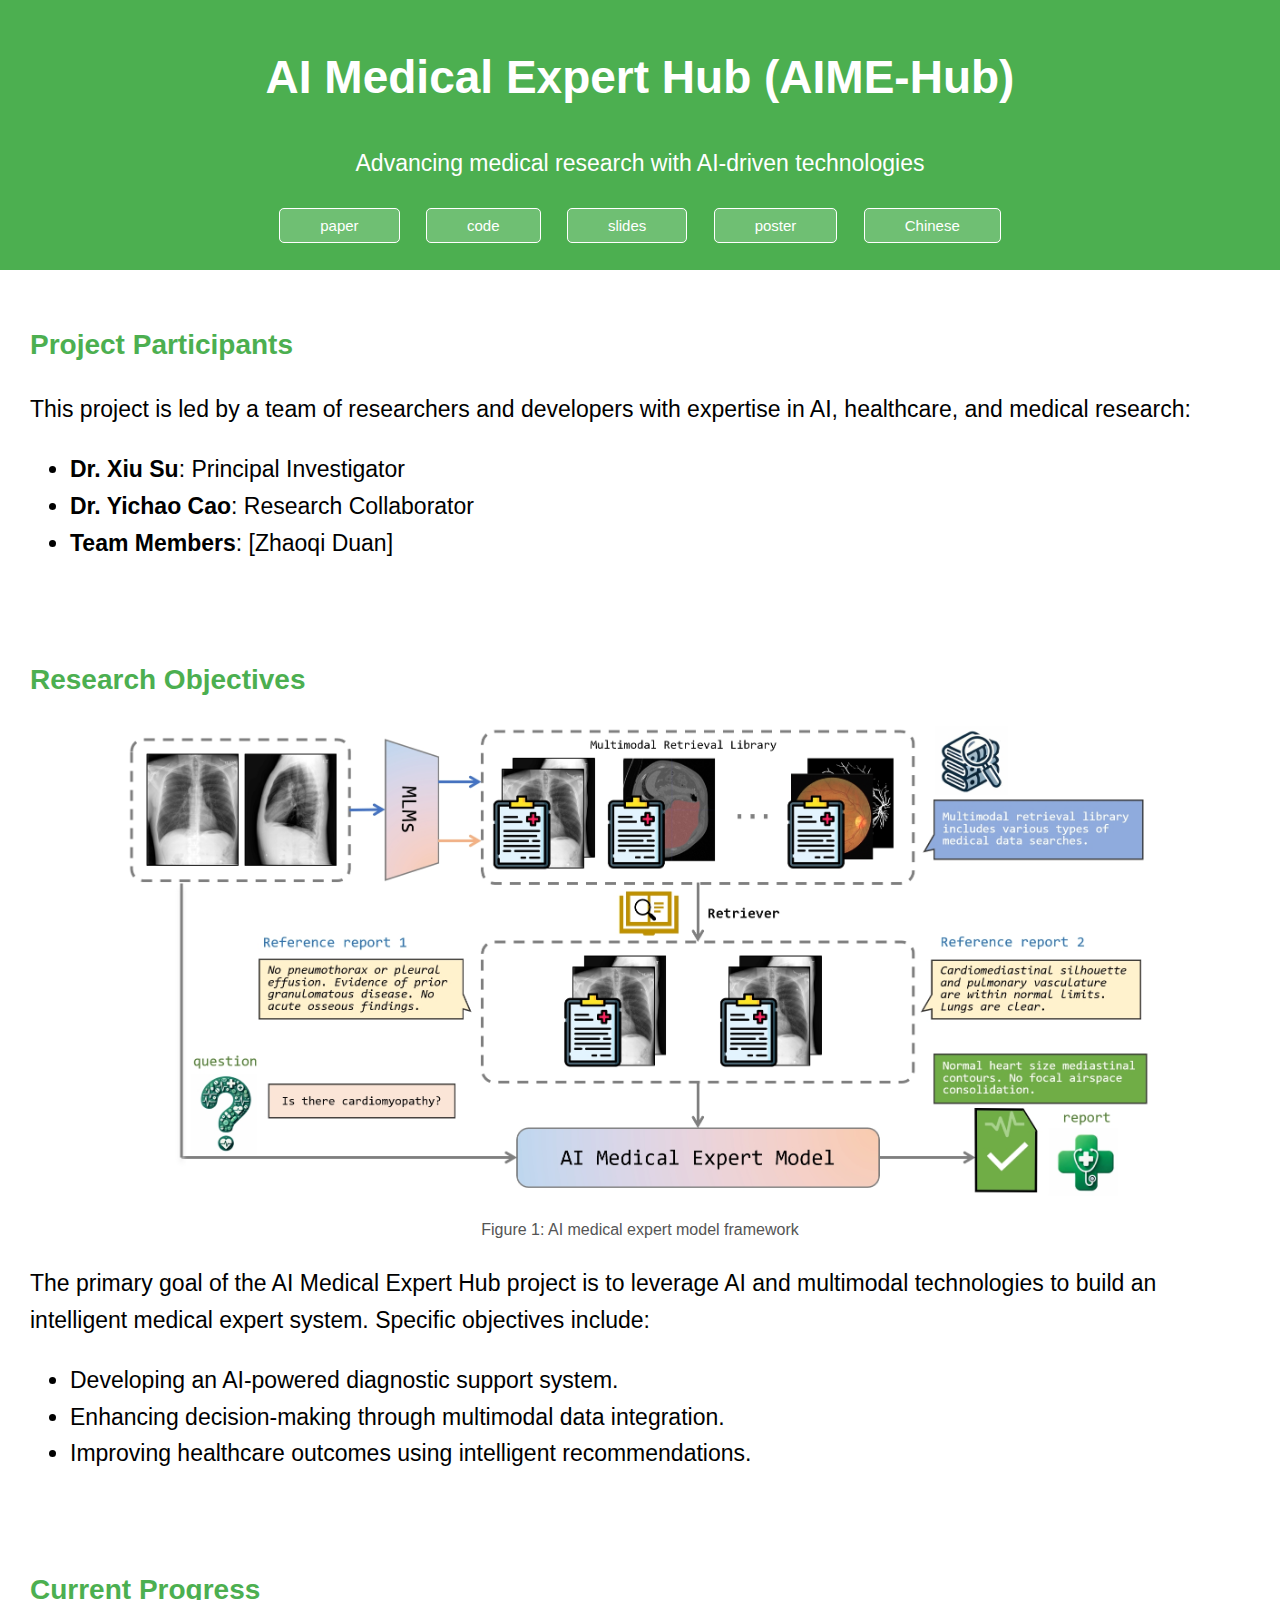
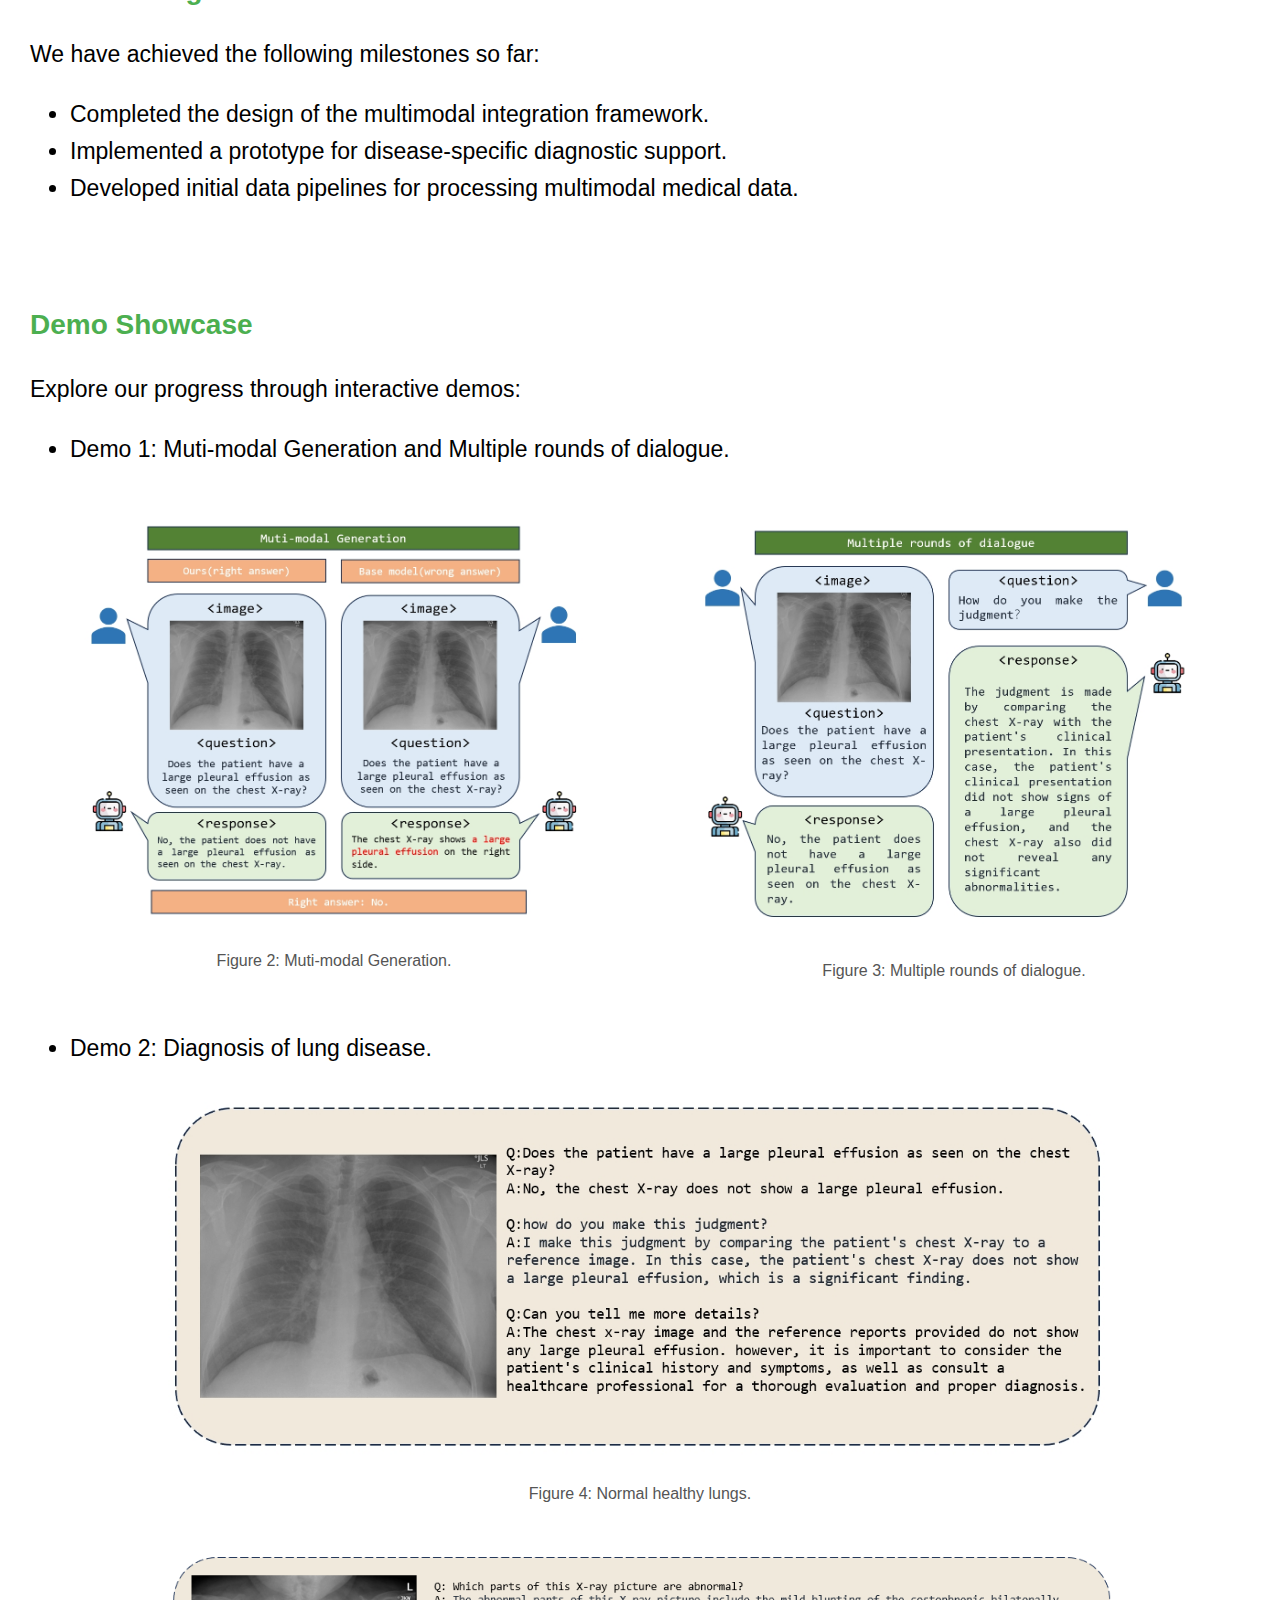
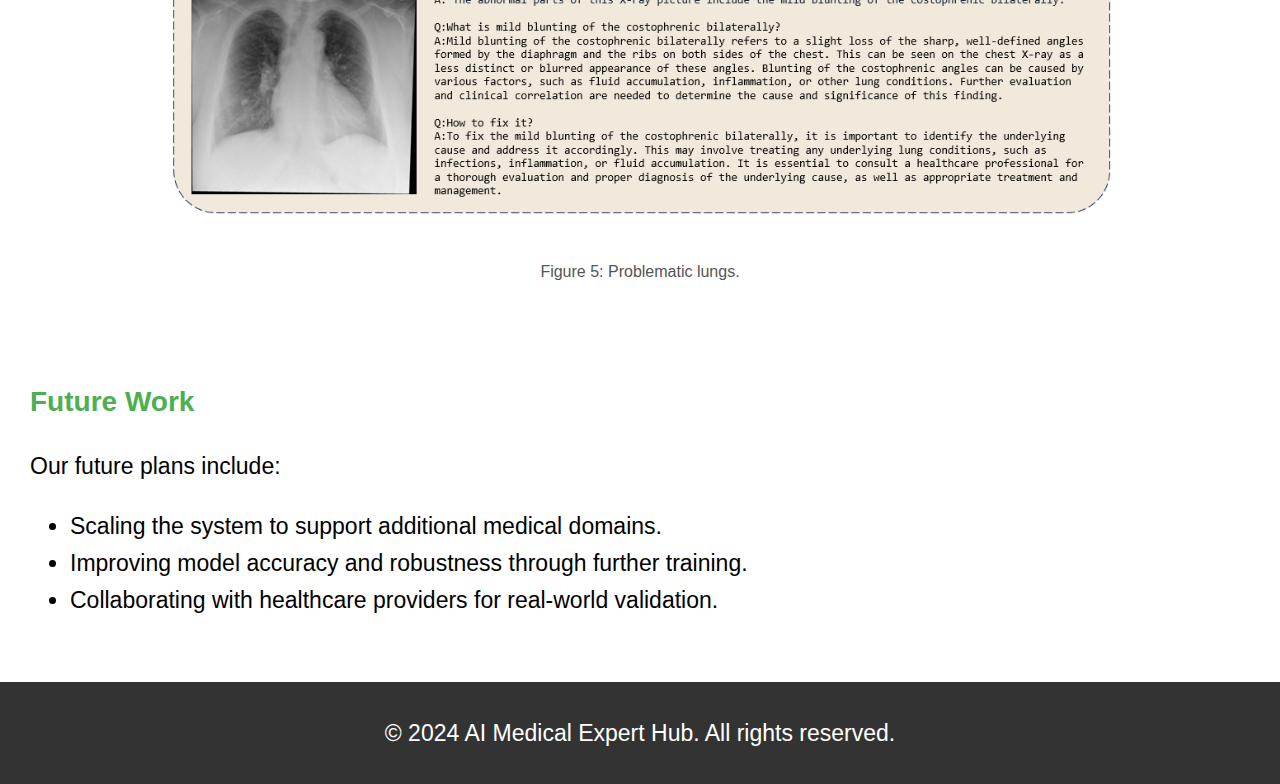
<file: index.html>
<!DOCTYPE html>
<html lang="en">
<head>
    <meta charset="UTF-8">
    <meta name="viewport" content="width=device-width, initial-scale=1.0">
    <title>AI Medical Expert Hub</title>
    <style>
        body {
            font-family: 'humanist', sans-serif;
            margin: 0;
            padding: 0;
            line-height: 1.6;
            font-size:23px;
        }
        header {
            background: #4CAF50;
            color: white;
            height: 250px;
            padding: 10px 20px;
            text-align: center;
        }
        section {
            padding: 20px;
            margin: 10px;
        }
        h2 {
            font-size:28px;
            color: #4CAF50;
        }
        footer {
            background: #333;
            color: white;
            text-align: center;
            padding: 10px;
            margin-top: 20px;
        }
        figcaption {
            font-size: 16px;
            color: #555;
            text-align: center;
            margin-top: 10px;
        }
        .button-group a {
            text-decoration: none;
            padding: 8px 40px;
            border-radius: 5px;
            border: 1px solid #fff;
            background-color: rgba(255, 255, 255, 0.2);
            color: white;
            font-size: 15px;
            transition: background-color 0.3s, color 0.3s;
            margin: 10px;
        }

        .button-group a:hover {
            background-color: white;
            color: #3a8dff;
        }
    </style>
</head>
<body>
    <header>
        <h1>AI Medical Expert Hub (AIME-Hub)</h1>
        <p>Advancing medical research with AI-driven technologies</p>
        <div class="button-group">
            <a href="#">paper</a>
            <a href="#">code</a>
            <a href="#">slides</a>
            <a href="#">poster</a>
            <a href="index_chinese.html" id="switch-to-chinese">Chinese</a>
        </div>
    </header>
    <section>
        <h2>Project Participants</h2>
        <p>
            This project is led by a team of researchers and developers with expertise in AI, healthcare, and medical research:
            <ul>
                <li><b>Dr. Xiu Su</b>: Principal Investigator</li>
                <li><b>Dr. Yichao Cao</b>: Research Collaborator</li>
                <li><b>Team Members</b>: [Zhaoqi Duan]</li>
            </ul>
        </p>
    </section>
    <section>
        <h2>Research Objectives</h2>
        <figure style="text-align: center;">
            <img src="framework.png" alt="figure 1" style="width:90%; height:auto;">
            <figcaption>Figure 1: AI medical expert model framework </figcaption>
        </figure>
        <p>The primary goal of the AI Medical Expert Hub project is to leverage AI and multimodal technologies to build an intelligent medical expert system. Specific objectives include:</p>
        <ul>
            <li>Developing an AI-powered diagnostic support system.</li>
            <li>Enhancing decision-making through multimodal data integration.</li>
            <li>Improving healthcare outcomes using intelligent recommendations.</li>
        </ul>
    </section>
    <section>
        <h2>Current Progress</h2>
        <p>We have achieved the following milestones so far:</p>
        <ul>
            <li>Completed the design of the multimodal integration framework.</li>
            <li>Implemented a prototype for disease-specific diagnostic support.</li>
            <li>Developed initial data pipelines for processing multimodal medical data.</li>
        </ul>
    </section>
    <section>
        <h2>Demo Showcase</h2>
        <p>Explore our progress through interactive demos:</p>
        <ul>
            <li><a>Demo 1: Muti-modal Generation and Multiple rounds of dialogue.</a></li>
        </ul>
        <div style="display: flex; justify-content: center; gap: 20px;">
            <figure style="text-align: center;">
                <img src="MMG.png" alt="figure 2" style="width:100%; height:auto;">
                <figcaption>Figure 2: Muti-modal Generation.</figcaption>
            </figure>
            <figure style="text-align: center;">
                <img src="MRD.png" alt="figure 3" style="width:100%; height:auto;">
                <figcaption>Figure 3: Multiple rounds of dialogue.</figcaption>
            </figure>
        </div>
        <ul>
            <li><a>Demo 2: Diagnosis of lung disease.</a></li>
        </ul>
        <figure style="text-align: center;">
            <img src="Example_good.png" alt="figure 4" style="width:85%; height:auto;">
            <figcaption>Figure 4: Normal healthy lungs.</figcaption>
        </figure>
        <figure style="text-align: center;">
            <img src="Example_bad.png" alt="figure 5" style="width:85%; height:auto;">
            <figcaption>Figure 5: Problematic lungs.</figcaption>
        </figure>
    </section>
    <section>
        <h2>Future Work</h2>
        <p>Our future plans include:</p>
        <ul>
            <li>Scaling the system to support additional medical domains.</li>
            <li>Improving model accuracy and robustness through further training.</li>
            <li>Collaborating with healthcare providers for real-world validation.</li>
        </ul>
    </section>

    <footer>
        <p>© 2024 AI Medical Expert Hub. All rights reserved.</p>
    </footer>
</body>
</html>
</file>
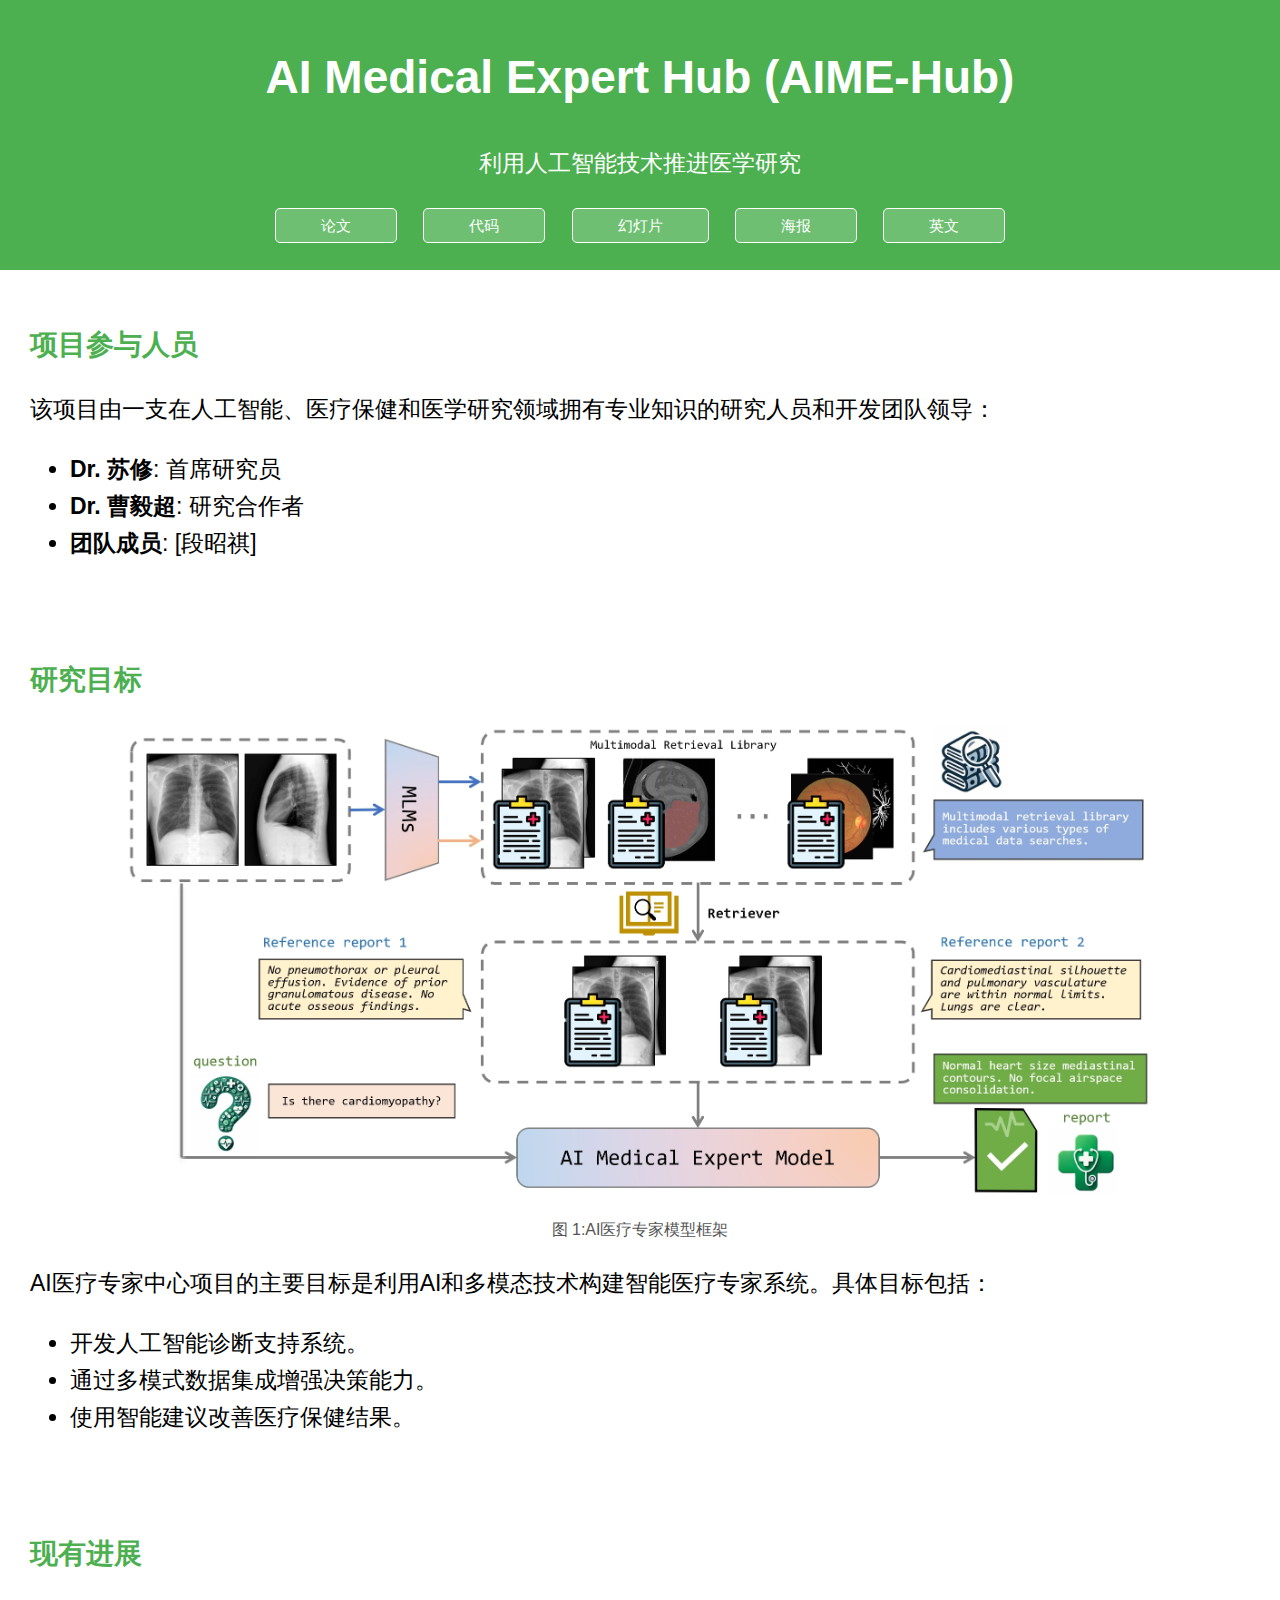
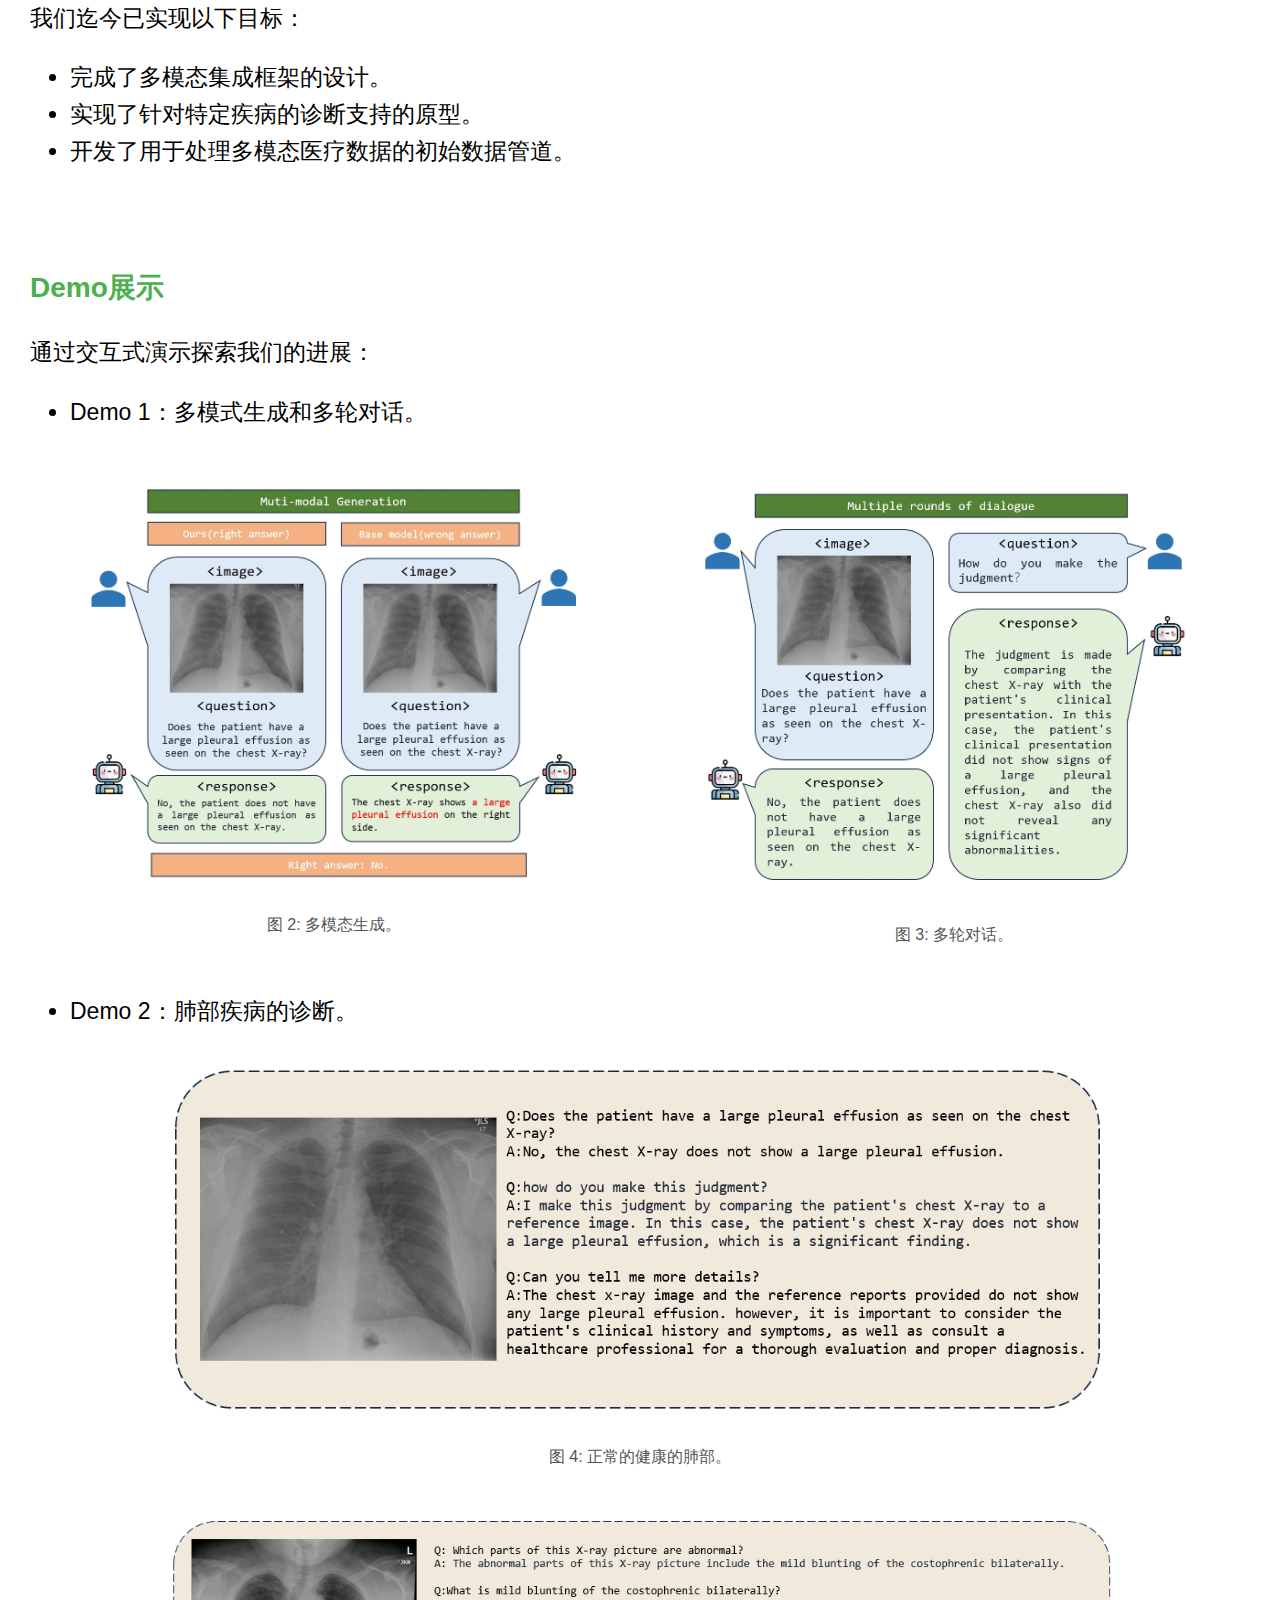
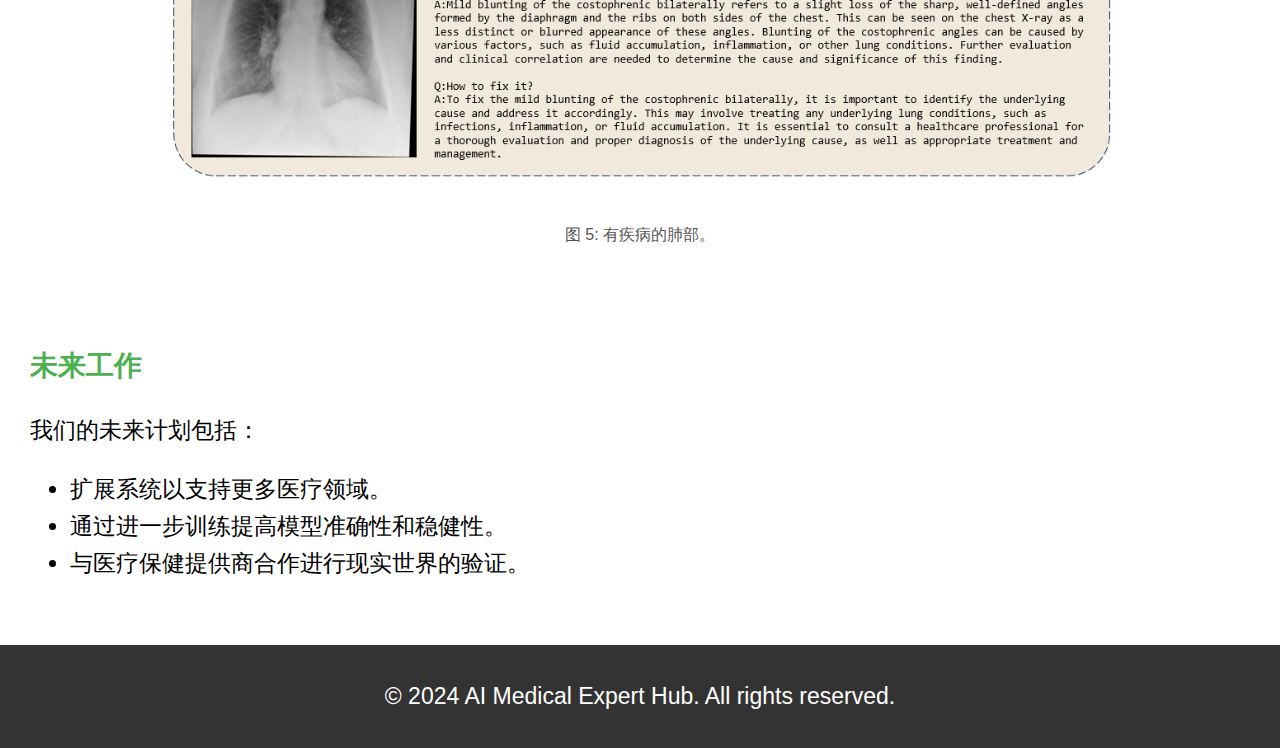
<file: index_chinese.html>
<!DOCTYPE html>
<html lang="en">
<head>
    <meta charset="UTF-8">
    <meta name="viewport" content="width=device-width, initial-scale=1.0">
    <title>AI Medical Expert Hub</title>
    <style>
        body {
            font-family: 'humanist', sans-serif;
            margin: 0;
            padding: 0;
            line-height: 1.6;
            font-size:23px;
        }
        header {
            background: #4CAF50;
            color: white;
            height: 250px;
            padding: 10px 20px;
            text-align: center;
        }
        section {
            padding: 20px;
            margin: 10px;
        }
        h2 {
            font-size:28px;
            color: #4CAF50;
        }
        footer {
            background: #333;
            color: white;
            text-align: center;
            padding: 10px;
            margin-top: 20px;
        }
        figcaption {
            font-size: 16px;
            color: #555;
            text-align: center;
            margin-top: 10px;
        }
        .button-group a {
            text-decoration: none;
            padding: 8px 45px;
            border-radius: 5px;
            border: 1px solid #fff;
            background-color: rgba(255, 255, 255, 0.2);
            color: white;
            font-size: 15px;
            transition: background-color 0.3s, color 0.3s;
            margin: 10px;
        }

        .button-group a:hover {
            background-color: white;
            color: #3a8dff;
        }
    </style>
</head>
<body>
    <header>
        <h1>AI Medical Expert Hub (AIME-Hub)</h1>
        <p>利用人工智能技术推进医学研究</p>
        <div class="button-group">
            <a href="#">论文</a>
            <a href="#">代码</a>
            <a href="#">幻灯片</a>
            <a href="#">海报</a>
            <a href="index.html" id="switch-to-english">英文</a>
        </div>
    </header>
    <section>
        <h2>项目参与人员</h2>
        <p>
            该项目由一支在人工智能、医疗保健和医学研究领域拥有专业知识的研究人员和开发团队领导：
            <ul>
                <li><b>Dr. 苏修</b>: 首席研究员</li>
                <li><b>Dr. 曹毅超</b>: 研究合作者</li>
                <li><b>团队成员</b>: [段昭祺]</li>
            </ul>
        </p>
    </section>
    <section>
        <h2>研究目标</h2>
        <figure style="text-align: center;">
            <img src="framework.png" alt="figure 1" style="width:90%; height:auto;">
            <figcaption>图 1:AI医疗专家模型框架 </figcaption>
        </figure>
        <p>AI医疗专家中心项目的主要目标是利用AI和多模态技术构建智能医疗专家系统。具体目标包括：</p>
        <ul>
            <li>开发人工智能诊断支持系统。</li>
            <li>通过多模式数据集成增强决策能力。</li>
            <li>使用智能建议改善医疗保健结果。</li>
        </ul>
    </section>
    <section>
        <h2>现有进展</h2>
        <p>我们迄今已实现以下目标：</p>
        <ul>
            <li>完成了多模态集成框架的设计。</li>
            <li>实现了针对特定疾病的诊断支持的原型。</li>
            <li>开发了用于处理多模态医疗数据的初始数据管道。</li>
        </ul>
    </section>
    <section>
        <h2>Demo展示</h2>
        <p>通过交互式演示探索我们的进展：</p>
        <ul>
            <li><a>Demo 1：多模式生成和多轮对话。</a></li>
        </ul>
        <div style="display: flex; justify-content: center; gap: 20px;">
            <figure style="text-align: center;">
                <img src="MMG.png" alt="figure 2" style="width:100%; height:auto;">
                <figcaption>图 2: 多模态生成。</figcaption>
            </figure>
            <figure style="text-align: center;">
                <img src="MRD.png" alt="figure 3" style="width:100%; height:auto;">
                <figcaption>图 3: 多轮对话。</figcaption>
            </figure>
        </div>
        <ul>
            <li><a>Demo 2：肺部疾病的诊断。</a></li>
        </ul>
        <figure style="text-align: center;">
            <img src="Example_good.png" alt="figure 4" style="width:85%; height:auto;">
            <figcaption>图 4: 正常的健康的肺部。</figcaption>
        </figure>
        <figure style="text-align: center;">
            <img src="Example_bad.png" alt="figure 5" style="width:85%; height:auto;">
            <figcaption>图 5: 有疾病的肺部。</figcaption>
        </figure>
    </section>
    <section>
        <h2>未来工作</h2>
        <p>我们的未来计划包括：</p>
        <ul>
            <li>扩展系统以支持更多医疗领域。</li>
            <li>通过进一步训练提高模型准确性和稳健性。</li>
            <li>与医疗保健提供商合作进行现实世界的验证。</li>
        </ul>
    </section>

    <footer>
        <p>© 2024 AI Medical Expert Hub. All rights reserved.</p>
    </footer>
</body>
</html>
</file>
